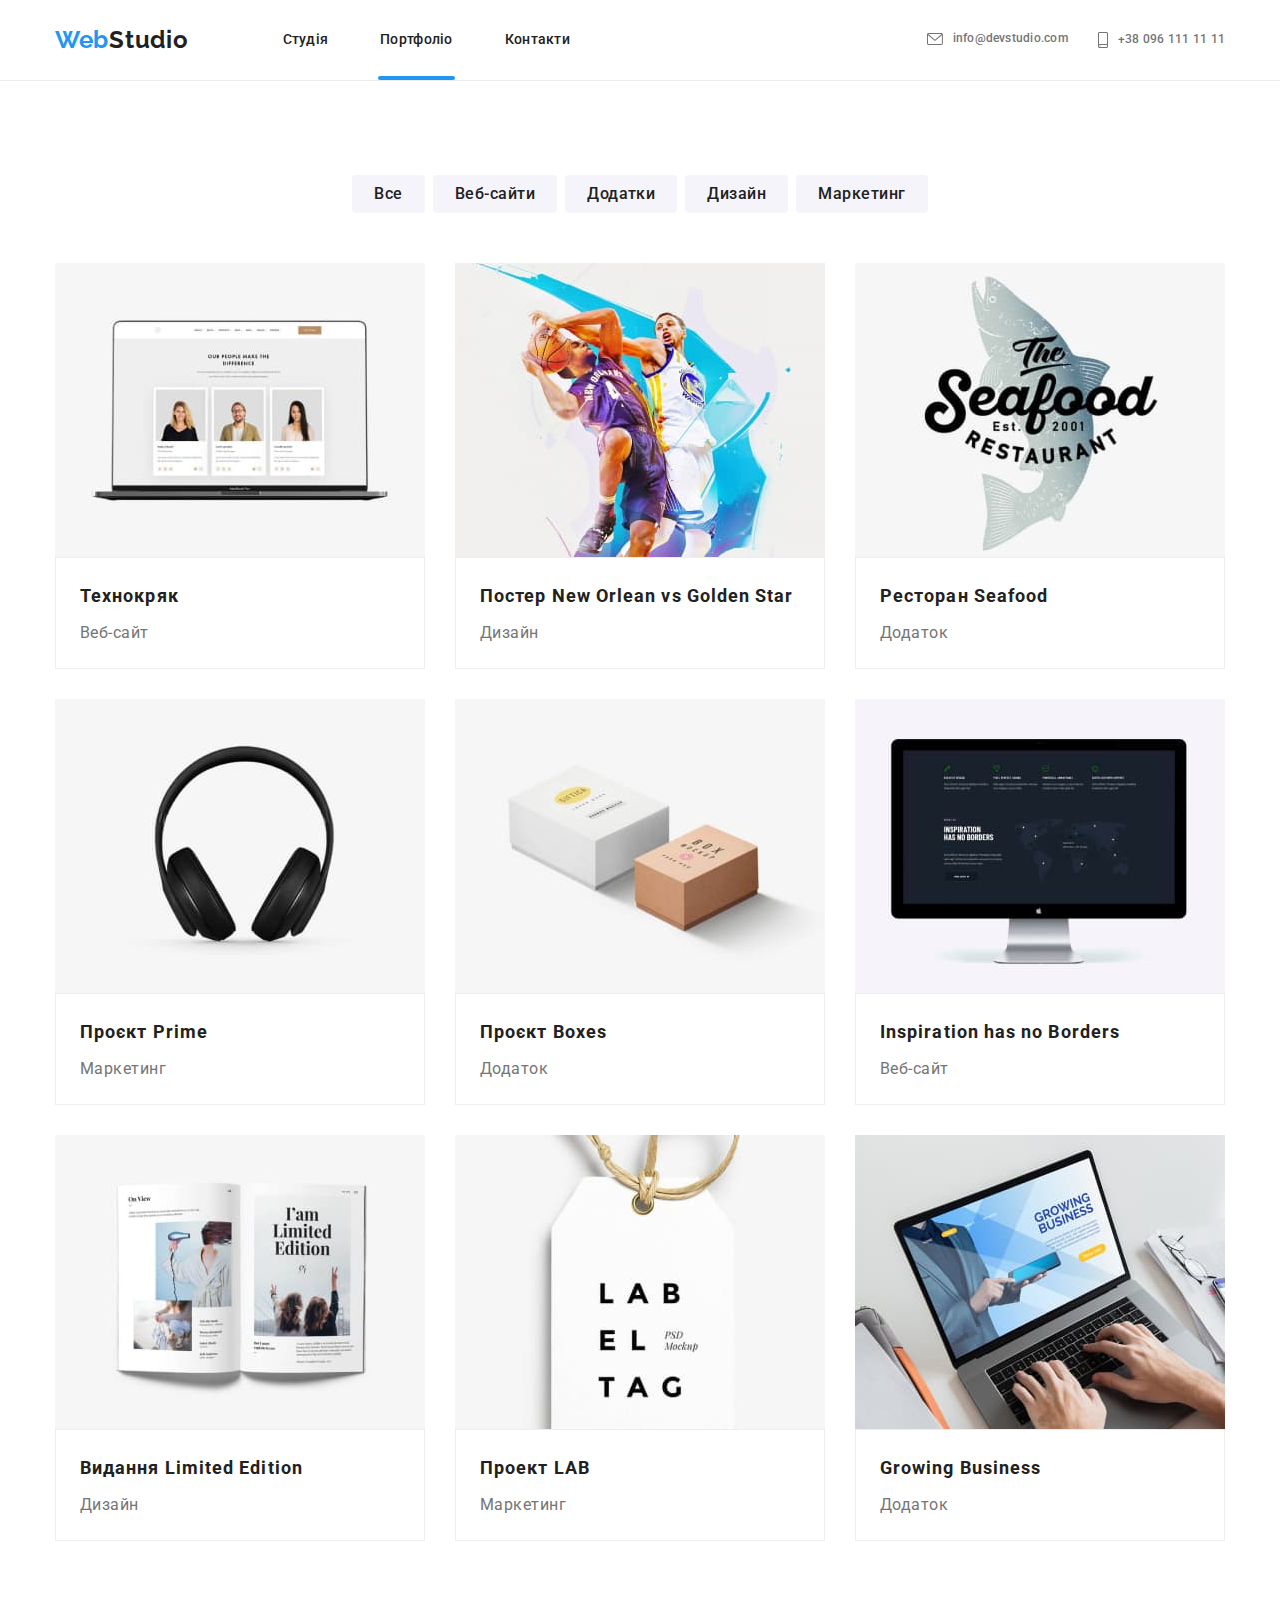
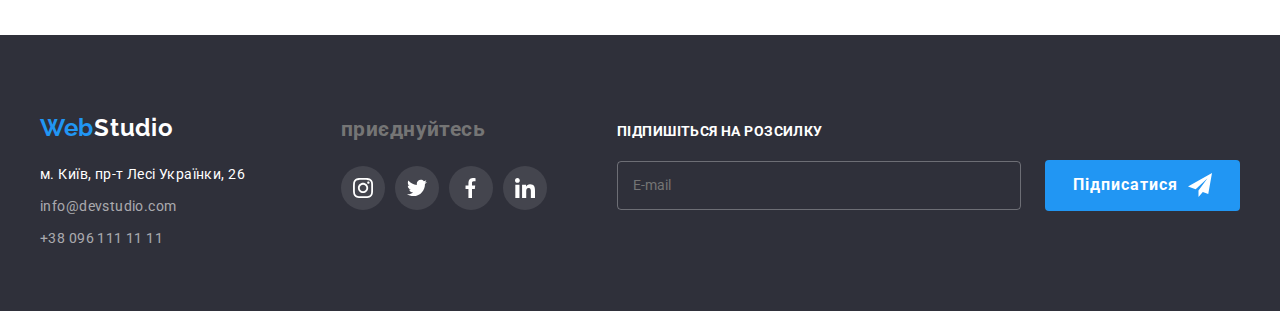
<file: portfolio.html>
<!DOCTYPE html>
<html lang="en">
<head>
    <meta charset="UTF-8">
    <meta http-equiv="X-UA-Compatible" content="IE=edge">
    <meta name="viewport" content="width=device-width, initial-scale=1.0">
    <title>Portfolio</title>
    <link href="https://fonts.googleapis.com/css2?family=Raleway:wght@700&family=Roboto:wght@400;500;700;900&display=swap" rel="stylesheet">
    <link rel="stylesheet" href="https://cdnjs.cloudflare.com/ajax/libs/modern-normalize/1.1.0/modern-normalize.min.css">
    <link rel="stylesheet" href="./css/main.min.css">
    
</head>
<body>
    <header class="header header--border">
        <div class="container header__container">
            <a href="index.html" class="logo link">Web<span>Studio</span></a>
            <nav class="navigation">
                <ul class="navigation__list">
                    <li class="navigation__item list">
                        <a href="index.html" class="navigation__link link">Студія</a>
                    </li>
                    <li class="navigation__item list">
                        <a href="portfolio.html" class="navigation__link current link">Портфоліо</a>
                    </li>
                    <li class="navigation__item list">
                        <a href="" class="navigation__link link">Контакти</a>
                    </li>
                </ul>
            </nav>
            <div class="connect">
                <ul class="connect__list list">
                    <li class="connect__item">
                        <a class="connect__mail link"  href="mailto:info@devstudio.com">
                        <svg class="connect__icon" width="16" height="12">
                        <use href="./images/symbol-defs.svg#envelope-hover"></use>
                    </svg>info@devstudio.com</a>
                    </li>
                    <li class="connect__item"><a class="connect__phone link"  href="tel:+380961111111">
                        <svg class="connect__icon" width="10" height="16">
                        <use href="./images/symbol-defs.svg#smartphone"></use>
                    </svg>+38 096 111 11 11</a></li>
                </ul>
            </div>
            <button type="button" class="mobile__button"> <svg class="mobile__icon" width="40" height="40">
                <use href="./images/symbol-defs.svg#icon-burger" ></use> </svg> </button>
        </div>
    </header>
    <div class="mobile is-hiddenn ">
        <button class="mobile__button-close" type="button"> <svg class="mobile__icon-close" width="19" height="19">
            <use href="./images/symbol-defs.svg#icon-cancel"></use></svg> </button>
        <nav class="mobile__nav">
            <ul class="mobile__nav-list">
                <li class="mobile__nav-item list">
                    <a href="index.html" class="mobile__nav-link link">Студія</a>
                </li>
                <li class="mobile__nav-item list">
                    <a href="portfolio.html" class="mobile__nav-link mobile__nav-link--active link">Портфоліо</a>
                </li>
                <li class="mobile__nav-item list">
                    <a href="" class="mobile__nav-link link">Контакти</a>
                </li>
            </ul>
        </nav>
        <div>
            <div class="mobile__connect">
                <ul class="mobile__connect-list list">
                    <li class="mobile__connect-item">
                        <a class="mobile__connect-mail link"  href="mailto:info@devstudio.com">info@devstudio.com</a>
                    </li>
                    <li class="mobile__connect-item">
                        <a class="mobile__connect-phone link"  href="tel:+380961111111">+38 096 111 11 11</a></li>
                </ul>
            </div>
            <div class="mobile__social">
                <ul class="mobile__social-list list">
                    <li class="mobile__social-item" ><a class="mobile__social-link link" target="_blank" rel="noopener noreferrer nofollow" href="https://www.instagram.com">instagram</a></li>
                    <li class="mobile__social-item" ><a class="mobile__social-link link" target="_blank" rel="noopener noreferrer nofollow" href="https://www.twitter.com">Twitter</a></li>
                    <li class="mobile__social-item" ><a class="mobile__social-link link" target="_blank" rel="noopener noreferrer nofollow" href="https://www.facebook.com">Facebook</a></li>
                    <li class="mobile__social-item" ><a class="mobile__social-link link" target="_blank" rel="noopener noreferrer nofollow" href="https://www.linkedin.com">LinkedIn</a></li>
                </ul>
            </div>
        </div>
        
</div>
    <main>
        <section class="section portfolio">
            <div class="container">
                <h2 class="visually-hidden">Портфоліо</h2>
            <ul class="portfolio__list">
                <div class="portfolio__buttons list">
                    <li>
                        <button class="button button__portfolio" type="button">Все</button>
                    </li>
                    <li>
                        <button class="button button__portfolio" type="button">Веб-сайти</button>
                    </li>
                    <li>
                        <button class="button button__portfolio" type="button">Додатки</button>
                    </li>
                    <li>
                        <button class="button button__portfolio" type="button">Дизайн</button>
                    </li>
                    <li>
                        <button class="button button__portfolio" type="button">Маркетинг</button>
                    </li>
                </div>
                <div class="portfolio__positioning list">
                    <li class="portfolio__item">
                        <a class="portfolio__link link" href="">
                            <div class="portfolio__thumb ">
                                <picture>
                                <source
                                            srcset="
                                            ./images/technokryak-desktop.jpg 1x,
                                            ./images/technokryak-desktop@2x.jpg 2x
                                            "
                                            media="(min-width:1200px)"
                                            />
                                            <source
                                            srcset="
                                            ./images/technokryak-tablet.jpg 1x,
                                            ./images/technokryak-tablet@2x.jpg 2x
                                            "
                                            media="(min-width:768px)"
                                            />
                                            <source
                                            srcset="
                                            ./images/technokryak-mob.jpg 1x,
                                            ./images/technokryak-mob@2x.jpg 2x
                                            "
                                            media="(max-width:767px)"
                                            />
                                        
                                        <img src="./images/portfolio1.jpg" alt="Технокряк" width="370">
                                    </picture>
                                
                                <div class="portfolio__thumb-text">
                                    <p>Ресурс пропонує комплексні пропозиції з різним рівнем функціоналу та сервісів. Все це дозволить відвідувачу отримати вичерпні відомості про компанію чи приватну особу.</p>
                                </div>
                            </div>
                        <div class="portfolio__item-description">
                            <h3 class="portfolio__item-title" >Технокряк</h3>
                        <p class="portfolio__item-text">Веб-сайт</p>
                        </div>
                        </a>
                    </li>
                    <li class="portfolio__item">
                        <a class="portfolio__link link" href="">
                            <div class="portfolio__thumb">
                                <picture>
                                    <source
                                        srcset="
                                        ./images/neworlean-desktop.jpg 1x,
                                        ./images/neworlean-desktop@2x.jpg 2x
                                        "
                                        media="(min-width:1200px)"
                                        />
                                        <source
                                        srcset="
                                        ./images/neworlean-tablet.jpg 1x,
                                        ./images/neworlean-tablet@2x.jpg 2x
                                        "
                                        media="(min-width:768px)"
                                        />
                                        <source
                                        srcset="
                                        ./images/neworlean-mob.jpg 1x,
                                        ./images/neworlean-mob@2x.jpg 2x
                                        "
                                        media="(max-width:767px)"
                                        />
                                        
                                    <img src="./images/portfolio2.jpg" alt="Постер New Orlean vs Golden Star" width="370">
                                </picture>
                                
                            <div class="portfolio__thumb-text">
                                <p>Ресурс пропонує комплексні пропозиції з різним рівнем функціоналу та сервісів. Все це дозволить відвідувачу отримати вичерпні відомості про компанію чи приватну особу.</p>
                            </div>
                            </div>
                        <div class="portfolio__item-description">
                            <h3 class="portfolio__item-title" >Постер New Orlean vs Golden Star</h3>
                        <p class="portfolio__item-text">Дизайн</p>
                        </div>
                        </a>
                    </li>
                    <li class="portfolio__item">
                        <a class="portfolio__link link" href="">
                            <div class="portfolio__thumb">
                                <picture>
                                    <source
                                    srcset="
                                    ./images/seafood-desktop.jpg 1x,
                                    ./images/seafood-desktop@2x.jpg 2x
                                    "
                                    media="(min-width:1200px)"
                                    />
                                    <source
                                    srcset="
                                    ./images/seafood-tablet.jpg 1x,
                                    ./images/seafood-tablet@2x.jpg 2x
                                    "
                                    media="(min-width:768px)"
                                    />
                                    <source
                                    srcset="
                                    ./images/seafood-mob.jpg 1x,
                                    ./images/seafood-mob@2x.jpg 2x
                                    "
                                    media="(max-width:767px)"
                                    />
                                    <img src="./images/portfolio3.jpg" alt="Ресторан Seafood" width="370">
                                </picture>
                            <div class="portfolio__thumb-text">
                                <p>Ресурс пропонує комплексні пропозиції з різним рівнем функціоналу та сервісів. Все це дозволить відвідувачу отримати вичерпні відомості про компанію чи приватну особу.</p>
                            </div>
                            </div>
                        <div class="portfolio__item-description">
                            <h3 class="portfolio__item-title" >Ресторан Seafood</h3>
                        <p class="portfolio__item-text">Додаток</p>
                        </div>
                        </a>
                    </li>
                    <li class="portfolio__item">
                        <a class="portfolio__link link" href="">
                            <div class="portfolio__thumb">
                                <picture>
                                    <source
                                    srcset="
                                    ./images/prime-desktop.jpg 1x,
                                    ./images/prime-desktop@2x.jpg 2x
                                    "
                                    media="(min-width:1200px)"
                                    />
                                    <source
                                    srcset="
                                    ./images/prime-tablet.jpg 1x,
                                    ./images/prime-tablet@2x.jpg 2x
                                    "
                                    media="(min-width:768px)"
                                    />
                                    <source
                                    srcset="
                                    ./images/prime-mob.jpg 1x,
                                    ./images/prime-mob@2x.jpg 2x
                                    "
                                    media="(max-width:767px)"
                                    />
                                    <img src="./images/portfolio4.jpg" alt="Проєкт Prime" width="370">
                                </picture>
                            <div class="portfolio__thumb-text">
                                <p>Ресурс пропонує комплексні пропозиції з різним рівнем функціоналу та сервісів. Все це дозволить відвідувачу отримати вичерпні відомості про компанію чи приватну особу.</p>
                            </div>
                            </div>
                        <div class="portfolio__item-description">
                            <h3 class="portfolio__item-title" >Проєкт Prime</h3>
                        <p class="portfolio__item-text">Маркетинг</p>
                        </div>
                        </a>
                    </li>
                    <li class="portfolio__item">
                        <a class="portfolio__link link" href="">
                            <div class="portfolio__thumb">
                                <picture>
                                    <source
                                    srcset="
                                    ./images/boxes-desktop.jpg 1x,
                                    ./images/boxes-desktop@2x.jpg 2x
                                    "
                                    media="(min-width:1200px)"
                                    />
                                    <source
                                    srcset="
                                    ./images/boxes-tablet.jpg 1x,
                                    ./images/boxes-tablet@2x.jpg 2x
                                    "
                                    media="(min-width:768px)"
                                    />
                                    <source
                                    srcset="
                                    ./images/boxes-mob.jpg 1x,
                                    ./images/boxes-mob@2x.jpg 2x
                                    "
                                    media="(max-width:767px)"
                                    />
                                    <img src="./images/portfolio5.jpg" alt="Проєкт Boxes" width="370">
                                </picture>
                            <div class="portfolio__thumb-text">
                                <p>Ресурс пропонує комплексні пропозиції з різним рівнем функціоналу та сервісів. Все це дозволить відвідувачу отримати вичерпні відомості про компанію чи приватну особу.</p>
                            </div>
                            </div>
                        <div class="portfolio__item-description">
                            <h3 class="portfolio__item-title" >Проєкт Boxes</h3>
                        <p class="portfolio__item-text">Додаток</p>
                        </div>
                        </a>
                    </li>
                    <li class="portfolio__item">
                        <a class="portfolio__link link" href="">
                            <div class="portfolio__thumb">
                                <picture>
                                    <source
                                    srcset="
                                    ./images/inspiration-desktop.jpg 1x,
                                    ./images/inspiration-desktop@2x.jpg 2x
                                    "
                                    media="(min-width:1200px)"
                                    />
                                    <source
                                    srcset="
                                    ./images/inspiration-tablet.jpg 1x,
                                    ./images/inspiration-tablet@2x.jpg 2x
                                    "
                                    media="(min-width:768px)"
                                    />
                                    <source
                                    srcset="
                                    ./images/inspiration-mob.jpg 1x,
                                    ./images/inspiration-mob@2x.jpg 2x
                                    "
                                    media="(max-width:767px)"
                                    />
                                    <img src="./images/portfolio6.jpg" alt="Inspiration has no Borders" width="370">
                                </picture>
                            <div class="portfolio__thumb-text">
                                <p>Ресурс пропонує комплексні пропозиції з різним рівнем функціоналу та сервісів. Все це дозволить відвідувачу отримати вичерпні відомості про компанію чи приватну особу.</p>
                            </div>
                            </div>
                        <div class="portfolio__item-description">
                            <h3 class="portfolio__item-title" >Inspiration has no Borders</h3>
                        <p class="portfolio__item-text">Веб-сайт</p>
                        </div>
                        </a>
                    </li>
                    <li class="portfolio__item">
                        <a class="portfolio__link link" href="">
                            <div class="portfolio__thumb">
                               <picture>
                                <source
                                srcset="
                                ./images/limitededition-desktop.jpg 1x,
                                ./images/limitededition-desktop@2x.jpg 2x
                                "
                                media="(min-width:1200px)"
                                />
                                <source
                                srcset="
                                ./images/limitededition-tablet.jpg 1x,
                                ./images/limitededition-tablet@2x.jpg 2x
                                "
                                media="(min-width:768px)"
                                />
                                <source
                                srcset="
                                ./images/limitededition-mob.jpg 1x,
                                ./images/limitededition-mob@2x.jpg 2x
                                "
                                media="(max-width:767px)"
                                />
                                <img src="./images/portfolio7.jpg" alt="Видання Limited Edition" width="370">
                               </picture>
                            <div class="portfolio__thumb-text">
                                <p>Ресурс пропонує комплексні пропозиції з різним рівнем функціоналу та сервісів. Все це дозволить відвідувачу отримати вичерпні відомості про компанію чи приватну особу.</p>
                            </div>
                            </div>
                        <div class="portfolio__item-description">
                            <h3 class="portfolio__item-title" >Видання Limited Edition</h3>
                        <p class="portfolio__item-text">Дизайн</p>
                        </div>
                        </a>
                    </li>
                    <li class="portfolio__item">
                        <a class="portfolio__link link" href="">
                            <div class="portfolio__thumb">
                                <picture>
                                    <source
                                srcset="
                                ./images/lab-desktop.jpg 1x,
                                ./images/lab-desktop@2x.jpg 2x
                                "
                                media="(min-width:1200px)"
                                />
                                <source
                                srcset="
                                ./images/lab-tablet.jpg 1x,
                                ./images/lab-tablet@2x.jpg 2x
                                "
                                media="(min-width:768px)"
                                />
                                <source
                                srcset="
                                ./images/lab-mob.jpg 1x,
                                ./images/lab-mob@2x.jpg 2x
                                "
                                media="(max-width:767px)"
                                />
                                    <img src="./images/portfolio8.jpg" alt="Проект LAB" width="370">
                                </picture>
                            <div class="portfolio__thumb-text">
                                <p>Ресурс пропонує комплексні пропозиції з різним рівнем функціоналу та сервісів. Все це дозволить відвідувачу отримати вичерпні відомості про компанію чи приватну особу.</p>
                            </div>
                            </div>
                        <div class="portfolio__item-description">
                            <h3 class="portfolio__item-title" >Проект LAB</h3>
                        <p class="portfolio__item-text">Маркетинг</p>
                        </div>
                        </a>
                    </li>
                    <li class="portfolio__item">
                        <a class="portfolio__link link" href="">
                            <div class="portfolio__thumb">
                                    <picture>
                                        <source
                                        srcset="
                                        ./images/growingbusiness-desktop.jpg 1x,
                                        ./images/growingbusiness-desktop@2x.jpg 2x
                                        "
                                        media="(min-width:1200px)"
                                        />
                                        <source
                                        srcset="
                                        ./images/growingbusiness-tablet.jpg 1x,
                                        ./images/growingbusiness-tablet@2x.jpg 2x
                                        "
                                        media="(min-width:768px)"
                                        />
                                        <source
                                        srcset="
                                        ./images/growingbusiness-mob.jpg 1x,
                                        ./images/growingbusiness-mob@2x.jpg 2x
                                        "
                                        media="(max-width:767px)"
                                        />

                                        <img src="./images/portfolio9.jpg" alt="Growing Business" width="370">
                                    </picture>
                                <div class="portfolio__thumb-text">
                                    <p>Ресурс пропонує комплексні пропозиції з різним рівнем функціоналу та сервісів. Все це дозволить відвідувачу отримати вичерпні відомості про компанію чи приватну особу.</p>
                                </div>
                        </div>
                        <div class="portfolio__item-description">
                            <h3 class="portfolio__item-title" >Growing Business</h3>
                        <p class="portfolio__item-text">Додаток</p>
                        </div>
                        </a> 
                    </li>
                </ul>
                </div>
            </div>
        </section>
    </main>
    <footer class="footer">
        <div class="container footer__container">
            <div class="footer__connect-item">
                    <a href="index.html" class="logo logo--light link">Web<span >Studio</span></a>
                <address>
                   <ul class="footer__addres">
                    <li class="footer__addres-item list"><a class="footer__addres-link link" href="https://www.google.com/maps/place/Lesi+Ukrainky+Blvd,+26,+Kyiv,+02000/data=!4m2!3m1!1s0x40d4cf0e033ecbe9:0x57a4dffefec77da0?sa=X&ved=2ahUKEwj9iJGHlsv5AhVJgosKHXYeBLoQ8gF6BAgTEAE">м. Київ, пр-т Лесі Українки, 26</a></li>
                    <li class="footer__addres-item list"><a class="footer__addres-mail link" href="mailto:info@devstudio.com">info@devstudio.com</a></li>
                    <li class="footer__addres-item list"><a class="footer__addres-phone link" href="tel:+380961111111">+38 096 111 11 11</a></li>
                   </ul>
                </address>
            </div>
           <div class="social__conteiner">
            <h2 class="social__title">приєднуйтесь</h2>
            <ul class="social social__list list">
                <li class="social__item list"> 
                    <a class="social__link social--dec link" href="">
                        <svg class="social__icon" width="20" height="20">
                            <use href="./images/symbol-defs.svg#instagram" ></use>
                        </svg>
                    </a></li>
                <li class="social__item list"> 
                    <a class="social__link social--dec link" href="">
                        <svg class="social__icon" width="20" height="20">
                            <use href="./images/symbol-defs.svg#twitter" ></use>
                        </svg>
                    </a></li>
                <li class="social__item list"> 
                    <a class="social__link social--dec link" href="">
                        <svg class="social__icon" width="20" height="20">
                            <use href="./images/symbol-defs.svg#facebook" ></use>
                        </svg>
                    </a></li>
                <li class="social__item list"> 
                    <a class="social__link social--dec link" href="">
                        <svg class="social__icon" width="20" height="20">
                            <use href="./images/symbol-defs.svg#linkedin" ></use>
                        </svg>
                    </a></li>
            </ul>
           </div>
           <div class="follow">
            <h2 class="follow__title">Підпишіться на розсилку</h2>
                        <form class="follow__item">
                           <div class="follow__input-box">
                            <input class="follow__input" name="mail" id="mail" type="email" placeholder="E-mail">
                           </div>
                        <button  class="button button__follow" type="submit">Підписатися<svg class="follow__icon" width="24" height="24"><use href="./images/symbol-defs.svg#icon-send" ></use>
                        </svg></button>
                    </form>
        </div>
            </div>
    </footer>
    <script src="./js/menu.js"></script>
</body>

</html>
</file>
<file: css/main.min.css>
body{font-family:"Roboto",sans-serif;font-weight:400;font-size:14px;line-height:1.71;letter-spacing:.03em}:root{--primary-text-color: #757575;--secondary-text-color: rgba(255, 255, 255, 0.6);--tytle-text-color: #212121;--accent-color: #2196f3;--primary-white-color: #ffffff;--fill-space-color: #f5f4fa;--bcg-space-color: #2f303a;--fill-icon-color: #AFB1B8;--border-check-color: rgba(117, 117, 117, 1);--border-color: rgba(33, 33, 33, 1);--placeholder-color: rgba(117, 117, 117, 0,5);--text-link-color: rgba(33, 150, 243, 1);--bg-gradient:linear-gradient(to right, rgba(47, 48, 58, 0.4), rgba(47, 48, 58, 0.4)) }html{box-sizing:border-box}*,*::before,*::after{box-sizing:inherit}p{margin:0%}body{background-color:var(--primary-white-color);color:var(--primary-text-color);margin:0 auto}.is-hidden{opacity:0;pointer-events:none}.is-start{-webkit-animation-name:slide;animation-name:slide;-webkit-animation-duration:1500ms;animation-duration:1500ms;-webkit-animation-delay:0ms;animation-delay:0ms;-webkit-animation-timing-function:cubic-bezier(0.4, 0, 0.2, 1);animation-timing-function:cubic-bezier(0.4, 0, 0.2, 1);-webkit-animation-fill-mode:backwards;animation-fill-mode:backwards;-webkit-animation-iteration-count:revert;animation-iteration-count:revert;transition:transform 250ms cubic-bezier(0.4, 0, 0.2, 1)}.is-add{transform:translateY(0%) !important;z-index:1;transition:2s}.is-hiddenn{transform:translateY(-100%);transition:2s}.no-scroll{overflow:hidden}.visually-hidden{position:absolute;white-space:nowrap;width:1px;height:1px;overflow:hidden;border:0;padding:0%;clip:rect(0 0 0 0);-webkit-clip-path:inset(50%);clip-path:inset(50%);margin:-1px}.link{text-decoration:none}.list{list-style:none;padding:0%}img{display:block;width:100%}.current{position:relative;color:var(--accent-color)}.current::after{content:"";position:absolute;left:0;bottom:0;display:block;width:100%;height:4px;border-radius:2px;background-color:var(--accent-color)}@-webkit-keyframes rotator{0%{transform:rotate(0);border-radius:0}100%{transform:rotate(360deg)}}@keyframes rotator{0%{transform:rotate(0);border-radius:0}100%{transform:rotate(360deg)}}button{cursor:pointer}.section{padding:94px 0}.logo{padding:0;font-family:"Raleway";font-weight:700;font-size:24px;line-height:1.19;letter-spacing:.03em;color:var(--accent-color);transition:color 250ms cubic-bezier(0.4, 0, 0.2, 1),text-shadow 250ms cubic-bezier(0.4, 0, 0.2, 1);margin-right:88px}.logo span{color:var(--tytle-text-color)}@media screen and (min-width: 1200px){.logo{margin-right:92px}}.logo--light{margin:0%}.logo--light span{color:var(--primary-white-color)}.logo:focus{color:var(--accent-color);text-shadow:0px 4px 4px 0px rgba(0,0,0,.25)}.current{position:relative;color:var(--accent-color)}.current::after{content:"";position:absolute;left:0;bottom:0;display:block;width:100%;height:4px;border-radius:2px;background-color:var(--accent-color)}.modal{position:absolute;top:50%;left:50%;transform:translate(-50%, -50%);width:100%;border-radius:30px;padding:32px 20px;background-color:#ff0;text-align:center;z-index:2}.modal__button{position:absolute;top:16px;right:16px;padding:0%}.modal__form{display:flex;flex-direction:column;align-items:flex-start}.modal__title{margin-top:0%;padding:0%;font-weight:700;font-size:24px;line-height:1.16;text-align:center;margin-bottom:20px}.button--modal:hover+.modal__title{background-color:blue}.modal__label{font-weight:500;font-size:16px;line-height:1.37;padding-left:12px;margin-bottom:2px}.modal__position{position:relative;width:100%;margin-bottom:24px}.modal__position:last-child{margin-bottom:32px}.modal__input{width:100%;border-radius:30px;padding:14px 12px;border:1px solid rgba(18,18,18,.12);box-shadow:inset 0px 2px 4px rgba(0,0,0,.15)}.modal__input::-moz-placeholder{font-weight:400;font-size:16px;line-height:1.25;color:#c4c4c4}.modal__input:-ms-input-placeholder{font-weight:400;font-size:16px;line-height:1.25;color:#c4c4c4}.modal__input::placeholder{font-weight:400;font-size:16px;line-height:1.25;color:#c4c4c4}.modal__input:focus{border-color:green;outline:none}.modal__input:not(:focus):not(:-moz-placeholder-shown):valid{border-color:green}.modal__input:not(:focus):not(:-ms-input-placeholder):valid{border-color:green}.modal__input:not(:focus):not(:placeholder-shown):valid{border-color:green}.modal__input:not(:focus):not(:-moz-placeholder-shown):invalid{border:1px solid #ff705d}.modal__input:not(:focus):not(:-ms-input-placeholder):invalid{border:1px solid #ff705d}.modal__input:not(:focus):not(:placeholder-shown):invalid{border:1px solid #ff705d}.modal__input:required{background-color:green;border:1px solid #000}.modal__input:required:invalid{background-color:#db7093;border:1px solid #ff0}.button--modal:active+.modal__input:required:invalid{background-color:#db7093;border:1px solid #ff0}.modal__error{position:absolute;display:flex;align-items:baseline;font-weight:500;font-size:11px;line-height:1.4;color:#ff705d;padding-left:12px;gap:4px;display:none}.modal__input:not(:focus):not(:-moz-placeholder-shown):invalid+.modal__error{display:flex}.modal__input:not(:focus):not(:-ms-input-placeholder):invalid+.modal__error{display:flex}.modal__input:not(:focus):not(:placeholder-shown):invalid+.modal__error{display:flex}.modal__error-text{margin:0%}.modal__img-error{width:11px;height:11px}.modal__errorr{position:absolute;display:flex;align-items:baseline;font-weight:500;font-size:111px;line-height:1.4;color:#ff705d;padding-left:12px;gap:4px;display:none}.button--modal:active+.modal__errorr{display:flex}.button{background-color:green;border-radius:30px;border-color:rgba(0,0,0,0);padding:6px 18px;font-weight:500;font-size:13px;line-height:150%;text-align:right;color:#2c2c2c;display:inline;display:flex}.button--modal{padding:10px 38px;border-color:green;border:1px solid}.button--modal:active+.modal__input:invalid{background-color:green}.button__header--tablet{display:none}@media screen and (min-width: 768px){.button__header--tablet{display:block}}.button--follow{max-width:103px;padding:11px 22px}.button--modal:visited+.modal__errorr{background-color:#fff;width:10px;height:20px;display:flex}.validation_type_error input{border:1px blue solid}.backdrop{position:fixed;width:100%;height:100%;top:0;left:0%;background-color:rgba(0,0,0,.2);-webkit-animation-name:rotator;animation-name:rotator;-webkit-animation-duration:250ms;animation-duration:250ms;-webkit-animation-timing-function:linear;animation-timing-function:linear;-webkit-animation-direction:normal;animation-direction:normal;-webkit-animation-fill-mode:forwards;animation-fill-mode:forwards}.button{font-weight:500;font-size:16px;line-height:1.62;text-align:center;letter-spacing:.03em;border:none;border-radius:5px;transition:color 250ms cubic-bezier(0.4, 0, 0.2, 1),box-shadow 250ms cubic-bezier(0.4, 0, 0.2, 1) background-color 250ms cubic-bezier(0.4, 0, 0.2, 1)}.button__hero{padding:10px 24px;font-weight:700;line-height:1.88;letter-spacing:.06em;color:var(--primary-white-color);background-color:var(--accent-color)}.button__hero:focus{background-color:var(--accent-color);color:var(--primary-white-color)}.button__follow{font-weight:700;line-height:1.88;letter-spacing:.06em;display:flex;align-items:center;padding:10px 28px;margin-left:12px;background-color:var(--accent-color);color:#fff;margin-right:0%;border-radius:4px}.button__portfolio{padding:6px 22px;background-color:var(--fill-space-color);color:var(--tytle-text-color);border-radius:4px}.button__portfolio:hover,.button__portfolio:focus{color:var(--primary-white-color);background-color:var(--accent-color);box-shadow:0px 3px 1px rgba(0,0,0,.1),0px 1px 2px rgba(0,0,0,.08),0px 2px 2px rgba(0,0,0,.12)}.mobile__button{position:fixed;top:10px;right:10px;width:40px;height:40px;border:none;background-color:#fff;padding:0%}@media screen and (min-width: 768px){.mobile__button{display:none}}@media screen and (min-width: 1200px){.mobile__button{display:none}}.container{width:100%;margin-left:auto;margin-right:auto;padding-left:15px;padding-right:15px}@media screen and (min-width: 320px){.container{max-width:480px}}@media screen and (min-width: 768px){.container{max-width:768px}}@media screen and (min-width: 1200px){.container{max-width:1200px}}.section__title{margin:0%;font-weight:700;font-size:36px;line-height:1.16;text-align:center;letter-spacing:.03em;color:var(--tytle-text-color)}.social{margin:0 auto}.social__list{margin:0%;display:flex;padding:0%;gap:10px}.social__link{display:flex;justify-content:center;align-items:center;width:44px;height:44px;border-radius:50%;fill:var(--fill-icon-color);transition:background-color 250ms cubic-bezier(0.4, 0, 0.2, 1),fill 250ms cubic-bezier(0.4, 0, 0.2, 1)}.social__link:hover,.social__link:focus{background-color:var(--accent-color);fill:var(--primary-white-color)}@media screen and (min-width: 320px){.social{display:flex;justify-content:center}}.social--dec{fill:var(--primary-white-color);background-color:rgba(255,255,255,.1)}.social--dec:hover,.social--dec:focus{background-color:var(--accent-color)}@media screen and (min-width: 320px){.social{margin:0%;text-align:center}}.checkbox{display:flex;margin-top:20px;text-align:center;align-items:center;font-size:12px;line-height:1.16;letter-spacing:.03em;color:var(--border-check-color)}@media screen and (min-width: 1200px){.checkbox{justify-content:center;font-size:14px}}.checkbox a{font-size:12px;line-height:1.16;letter-spacing:.03em;color:var(--text-link-color);margin-left:5px}@media screen and (min-width: 1200px){.checkbox a{font-size:14px}}.checkbox__area{position:relative;display:flex;justify-content:center;align-items:center;margin-right:7px}.checkbox__properties{font-size:12px;line-height:1.16;letter-spacing:.03em;z-index:1;-webkit-appearance:none;-moz-appearance:none;appearance:none;border:2px solid var(--border-color);border-radius:20%;width:16px;height:15px}.checkbox__properties:checked{border:rgba(0,0,0,0);z-index:0;background-color:var(--accent-color)}.checkbox__icon{position:absolute;left:0%;top:0%;fill:var(--primary-white-color);border-radius:20%}.checkbox__text{text-align:start}.survey{display:flex;flex-direction:column}.survey__item{display:block;font-size:12px;line-height:1.16;letter-spacing:.01em;color:var(--border-check-color);margin-top:10px;margin-bottom:4px;transition:fill 250ms cubic-bezier(0.4, 0, 0.2, 1)}.survey__icon-area{position:relative}.survey__data-user{padding:11px 42px;width:100%;border:1px solid rgba(33,33,33,.2);border-radius:4px;transition:border 250ms cubic-bezier(0.4, 0, 0.2, 1)}.survey__icon{position:absolute;width:18px;height:18px;top:50%;transform:translateY(-50%);left:15px}.survey__data-user:focus{border:1px solid var(--accent-color);outline:none}.survey__icon-area:focus-within{fill:var(--accent-color)}.survey__textarea{display:block;resize:none;border-radius:4px;height:120px;width:100%;border:1px solid rgba(33,33,33,.2);border-radius:4px;padding:12px 16px;transition:border 250ms cubic-bezier(0.4, 0, 0.2, 1)}.survey__textarea::-moz-placeholder{color:var(-placeholder-color);font-size:12px;line-height:1.16;letter-spacing:.01em}.survey__textarea:-ms-input-placeholder{color:var(-placeholder-color);font-size:12px;line-height:1.16;letter-spacing:.01em}.survey__textarea::placeholder{color:var(-placeholder-color);font-size:12px;line-height:1.16;letter-spacing:.01em}.survey__textarea:focus{border:1px solid var(--accent-color);outline:none}.mobile{position:absolute;top:0%;left:0%;background-color:#fff;width:100%;height:100%;display:flex;flex-direction:column;justify-content:space-between;padding:48px 40px;transform:translateY(-100%)}.mobile__button-close{position:absolute;right:15px;top:10px;background-color:#fff;padding:0%;border:none;display:flex;justify-content:center;align-items:center;fill:var(--tytle-text-color)}.mobile__button-close:hover,.mobile__button-close:focus{fill:var(--accent-color)}.mobile__nav{font-weight:500;font-size:40px;line-height:1.17;letter-spacing:.02em}.mobile__nav-list{padding:0;margin:0%}.mobile__nav-item+.mobile__nav-item{margin-top:32px}.mobile__nav-link{color:var(--tytle-text-color)}.mobile__nav-link--active{padding:3px;color:var(--accent-color)}.mobile__connect-list{margin:0%;display:flex;flex-direction:column-reverse;gap:32px}.mobile__connect-mail{font-weight:500;font-size:24px;line-height:1.16;letter-spacing:.02em;color:var(--primari-text-color)}.mobile__connect-phone{font-weight:500;font-size:27px;line-height:1.17;letter-spacing:.02em;color:var(--accent-color)}@media screen and (min-width: 480px){.mobile__connect-phone{font-size:34px}}.mobile__social{margin-top:64px}.mobile__social-list{display:flex;flex-wrap:wrap;margin:0%}.mobile__social-item{border-right:1px solid rgba(33,33,33,.2);font-weight:500;font-size:18px;line-height:1.22;letter-spacing:.02em;padding-right:10px;margin-right:10px;color:var(--accent-color)}.mobile__social-item:last-child{border-right:none}.mobile__social-item:last-child{padding-right:0}.mobile__social-link{color:var(--accent-color)}@media screen and (min-width: 768px){.mobile{display:none}}@media screen and (min-width: 1200px){.mobile{display:none}}.follow{margin-left:93px}@media screen and (min-width: 320px){.follow{width:100%}}.follow__title{font-weight:700;font-size:14px;line-height:1.14;letter-spacing:.03em;text-transform:uppercase;color:var(--primary-white-color);margin:0;padding:0%;margin-bottom:20px}.follow__item{display:flex;align-items:center;flex-direction:column;gap:20px}@media screen and (min-width: 1200px){.follow__item{flex-direction:row;gap:12px}}.follow__input-box{width:100%}.follow__input{color:var(--primary-white-color);background-color:rgba(33,150,243,0);border:1px solid rgba(255,255,255,.3);border-radius:4px;padding:15px;transition:border 250ms cubic-bezier(0.4, 0, 0.2, 1)}.follow__input:focus{border:1px solid var(--accent-color);outline:none}@media screen and (min-width: 320px){.follow__input{width:100%}}@media screen and (min-width: 768px){.follow__input{max-width:450px}}.follow__icon{fill:var(--primary-white-color);margin-left:10px}@media screen and (min-width: 320px){.follow{text-align:center;margin:0%}}@media screen and (min-width: 1200px){.follow{text-align:start}}@media screen and (min-width: 320px){.header{position:relative;overflow:hidden}}.header--border{border-bottom:1px solid #ececec}.header__container{display:flex;align-items:center;padding:16px 15px;justify-content:space-between}@media screen and (min-width: 768px){.header__container{padding:0 15px}}.navigation{display:flex;margin:0 0 0 0;padding:0%;align-items:center}.navigation__list{display:flex;padding:0%;margin:0%;gap:48px}.navigation__link{font-weight:500;font-size:14px;line-height:1.14;letter-spacing:.02em;color:var(--tytle-text-color);transition:color 250ms cubic-bezier(0.4, 0, 0.2, 1);padding:32px 2px}.navigation__link:hover,.navigation__link:focus{color:var(--accent-color)}@media screen and (min-width: 320px){.navigation__link{display:none}}@media screen and (min-width: 768px){.navigation__link{display:inherit}}.connect{margin-left:auto}.connect__list{display:flex}@media screen and (min-width: 768px){.connect__list{padding:0;margin:0%;gap:10px;flex-direction:column}}@media screen and (min-width: 1200px){.connect__list{flex-direction:row;gap:30px}}.connect__mail,.connect__phone{font-family:Roboto;font-style:normal;font-weight:500;font-size:12px;line-height:1.16;letter-spacing:.02em;color:var(--primary-text-color);transition:color 250ms cubic-bezier(0.4, 0, 0.2, 1);display:flex;align-items:center}.connect__mail:hover,.connect__mail:focus,.connect__phone:hover,.connect__phone:focus{color:var(--accent-color)}.connect__icon{margin-right:10px;fill:currentColor}@media screen and (min-width: 320px){.connect{display:none}}@media screen and (min-width: 768px){.connect{display:inherit}}.hero{display:flex;background-color:var(--bcg-space-color);text-align:center;min-height:600px;align-items:center;background-size:contain;background-size:cover;background-repeat:no-repeat;background-position:center;width:100%;height:100%;background-image:var(--bg-gradient),url(../images/header-mob.jpg)}@media(min-device-pixel-ratio: 2),(-webkit-min-device-pixel-ratio: 2),(min-resolution: 192dpi),(min-resolution: 2dppx){.hero{background-image:var(--bg-gradient),url(../images/header-mob@2x.jpg)}}@media screen and (min-width: 768px){.hero{background-image:var(--bg-gradient),url(../images/header-tablet.jpg)}}@media screen and (min-width: 768px)and (min-device-pixel-ratio: 2),screen and (min-width: 768px)and (-webkit-min-device-pixel-ratio: 2),screen and (min-width: 768px)and (min-resolution: 192dpi),screen and (min-width: 768px)and (min-resolution: 2dppx){.hero{background-image:var(--bg-gradient),url(../images/header-tablet@2x.jpg)}}@media screen and (min-width: 1200px){.hero{background-image:var(--bg-gradient),url(../images/header-desktop.jpg)}}@media screen and (min-width: 1200px)and (min-device-pixel-ratio: 2),screen and (min-width: 1200px)and (-webkit-min-device-pixel-ratio: 2),screen and (min-width: 1200px)and (min-resolution: 192dpi),screen and (min-width: 1200px)and (min-resolution: 2dppx){.hero{background-image:var(--bg-gradient),url(../images/header-desktop@2x.jpg)}}.hero__title{margin:0 auto 30px;font-weight:900;font-size:26px;line-height:1.36;letter-spacing:.06em;text-transform:uppercase;color:var(--primary-white-color);max-width:696px}@media screen and (min-width: 768px){.hero__title{max-width:390px}}@media screen and (min-width: 1200px){.hero__title{font-size:44px;max-width:696px}}.about{padding:60px 0}@media screen and (min-width: 1200px){.about{padding:94px 0}}.about__list{margin:0%;padding:0%;display:flex;gap:30px}@media screen and (min-width: 320px){.about__list{flex-direction:column;justify-content:center}}@media screen and (min-width: 768px){.about__list{flex-direction:row;flex-wrap:wrap;justify-content:flex-start}}@media screen and (min-width: 1200px){.about__list{flex-wrap:nowrap}}@media screen and (min-width: 768px){.about__item{width:calc((100% - 30px)/2)}}.about__background{display:flex;justify-content:center;align-items:center;background-color:var(--fill-space-color);padding:25px 0;margin-bottom:30px}.about__title{margin:0 0 10px 0;font-weight:700;font-size:14px;line-height:1.14;letter-spacing:.03em;text-transform:uppercase;color:var(--tytle-text-color)}.about__icon{height:70px;width:70px}.work__title{margin-bottom:50px}.work__list{display:flex;margin:0%;padding:0%;gap:30px}.work__item{position:relative}.work__subscription{padding:27px 0 27px 0;margin:0%;left:0%;bottom:0%;background-color:rgba(47,48,58,.8);width:100%;height:70px;position:absolute;color:#fff;font-weight:700;font-size:14px;line-height:1.14;text-align:center;letter-spacing:.03em;text-transform:uppercase}@media screen and (min-width: 320px){.work{display:none}}@media screen and (min-width: 1200px){.work{display:inherit;padding-top:0%}}.team{background-color:var(--fill-space-color);padding:60px 0}@media screen and (min-width: 1200px){.team{padding:94px 0}}.team__title{margin-bottom:30px}@media screen and (min-width: 1200px){.team__title{margin-bottom:50px}}.team__list{display:flex;margin:0%;padding:0%;gap:30px}@media screen and (min-width: 320px){.team__list{flex-direction:column}}@media screen and (min-width: 768px){.team__list{flex-direction:row;flex-wrap:wrap}}.team__item{padding-bottom:24px;background:var(--primary-white-color);box-shadow:0px 1px 3px rgba(0,0,0,.12),0px 1px 1px rgba(0,0,0,.14),0px 2px 1px rgba(0,0,0,.2);border-radius:0px 0px 4px 4px}@media screen and (min-width: 320px){.team__item{width:100%}}@media screen and (min-width: 768px){.team__item{width:calc((100% - 30px)/2)}}@media screen and (min-width: 1200px){.team__item{width:calc((100% - 90px)/4);padding-bottom:30px}}.team__user{margin:50px 0 10px 0;font-weight:500;font-size:16px;line-height:1.18;text-align:center;letter-spacing:.03em;color:var(--tytle-text-color)}.team__text{margin:0%;margin-bottom:16px;font-weight:400;font-size:16px;line-height:1.18;text-align:center;letter-spacing:.03em}.client{padding:60px 0}@media screen and (min-width: 1200px){.client{padding:94px 0}}.client__title{margin-bottom:30px}@media screen and (min-width: 1200px){.client__title{margin-bottom:50px}}.client__list{display:flex;gap:30px;margin:0;padding:0%}@media screen and (min-width: 320px){.client__list{flex-wrap:wrap}}@media screen and (min-width: 320px){.client__item{width:calc((100% - 30px)/2)}}@media screen and (min-width: 768px){.client__item{width:calc((100% - 60px)/3)}}@media screen and (min-width: 1200px){.client__item{width:calc((100% - 150px)/6)}}.client__link{display:flex;justify-content:center;align-items:center;border:1px solid var(--fill-icon-color);border-radius:5px;padding:16px 0;fill:var(--fill-icon-color);transition:border 250ms cubic-bezier(0.4, 0, 0.2, 1),fill 250ms cubic-bezier(0.4, 0, 0.2, 1)}.client__link:hover,.client__link:focus{border:1px solid var(--accent-color);fill:var(--accent-color)}.footer{background-color:#2f303a;padding:60px 0}.footer__container{display:flex;flex-direction:column;gap:60px;align-items:center}@media screen and (min-width: 768px){.footer__container{flex-direction:row;flex-wrap:wrap;justify-content:space-between;align-items:baseline;padding-left:76px;padding-right:89px}}@media screen and (min-width: 1200px){.footer__container{flex-wrap:nowrap;gap:70px;align-items:baseline;padding-left:0;padding-right:0}}.footer__title{text-align:center;margin:0%;margin-bottom:20px;font-weight:700;font-size:14px;line-height:1.18;letter-spacing:.03em;text-transform:uppercase;color:var(--primary-white-color)}@media screen and (min-width: 1200px){.footer__title{text-align:start}}.footer__connect-item{display:flex;flex-direction:column;align-items:center}@media screen and (min-width: 1200px){.footer__connect-item{align-items:flex-start}}.footer__addres{margin:20px 0 0 0;padding:0%}.footer__addres-item+.footer__addres-item{margin-top:8px}.footer__addres-link{color:#fff;font-style:normal}.footer__addres-mail,.footer__addres-phone{color:rgba(255,255,255,.6);font-style:normal;line-height:1.71;letter-spacing:.03em;transition:color 250ms cubic-bezier(0.4, 0, 0.2, 1)}.footer__addres-mail:hover,.footer__addres-mail:focus,.footer__addres-phone:hover,.footer__addres-phone:focus{color:var(--accent-color)}@media screen and (min-width: 320px){.footer__addres{text-align:center}}@media screen and (min-width: 1200px){.footer__addres{text-align:start;min-width:231px}}.portfolio{padding:60px 0}@media screen and (min-width: 1200px){.portfolio{padding:94px 0}}.portfolio__list{margin:0%;padding:0%}.portfolio__buttons{display:flex;margin-bottom:40px;justify-content:center;gap:15px 8px}@media screen and (min-width: 320px){.portfolio__buttons{flex-wrap:wrap;justify-content:flex-start;width:95%}}@media screen and (min-width: 768px){.portfolio__buttons{flex-wrap:nowrap;justify-content:center;width:100%}}@media screen and (min-width: 1200px){.portfolio__buttons{margin-bottom:50px}}.portfolio__positioning{display:flex;flex-wrap:wrap;gap:30px}@media screen and (min-width: 320px){.portfolio__positioning{flex-direction:column}}@media screen and (min-width: 768px){.portfolio__positioning{flex-direction:row}}.portfolio__item{transition:transform 250ms cubic-bezier(0.4, 0, 0.2, 1),box-shadow 250ms cubic-bezier(0.4, 0, 0.2, 1)}.portfolio__item:hover,.portfolio__item:focus{box-shadow:0px 4px 4px 0px rgba(0,0,0,.25)}.portfolio__item:hover:hover .portfolio__thumb-text,.portfolio__item:focus:hover .portfolio__thumb-text{transform:translateY(0)}@media screen and (min-width: 320px){.portfolio__item{width:100%}}@media screen and (min-width: 768px){.portfolio__item{width:calc((100% - 30px)/2)}}@media screen and (min-width: 1200px){.portfolio__item{width:calc((100% - 60px)/3)}}.portfolio__link{display:flex;flex-direction:column;height:100%}.portfolio__thumb{display:block;position:relative;overflow:hidden}.portfolio__thumb-text{position:absolute;width:100%;height:100%;bottom:0%;left:0%;display:block;background-color:rgba(33,150,243,.9);background-size:370px 294px;padding:63px 24px;font-weight:400;font-size:18px;line-height:1.56;letter-spacing:.03em;color:#fff;transform:translateY(100%);transition:transform 250ms cubic-bezier(0.4, 0, 0.2, 1)}.portfolio__item-description{border:1px solid #eee;flex-grow:1}.portfolio__item-title{margin:20px 24px 4px;font-weight:700;font-size:18px;line-height:2;letter-spacing:.06em;color:var(--tytle-text-color)}.portfolio__item-text{margin:0 0 20px 24px;font-size:16px;line-height:1.88;letter-spacing:.03em;color:var(--primary-text-color)}.modal{padding:40px;position:absolute;top:50%;left:50%;transform:translate(-50%, -50%);height:609px;width:450px;max-width:100%;background-color:var(--primary-white-color);border-radius:4px;box-shadow:0px 2px 1px 0px rgba(0,0,0,.2),0px 1px 1px 0px rgba(0,0,0,.14),0px 1px 3px 0px rgba(0,0,0,.12)}@media screen and (min-width: 1200px){.modal{width:528px;max-width:100%}}.modal__close{position:absolute;top:8px;right:8px;border-radius:50%;width:33px;height:33px;border:1px solid var(--fill-space-color);background-color:var(--primary-white-color);display:flex;justify-content:center;align-items:center;margin-left:auto}.modal__icon-close{width:11px;height:11px;color:var(--tytle-text-color);transition:fill 250ms cubic-bezier(0.4, 0, 0.2, 1)}.modal__icon-close:hover,.modal__icon-close:focus{fill:var(--accent-color)}.modal-title{display:block;text-align:center;margin:0%;padding:0%;margin:0;font-weight:700;font-size:20px;line-height:1.15;text-align:center;letter-spacing:.03em;color:var(--tytle-text-color)}.btn-modal{padding:10px 52px;background-color:var(--accent-color);margin:30px auto 0;border-radius:4px;color:var(--primary-white-color);border:rgba(0,0,0,0);font-weight:700;font-size:16px;line-height:1.8;transition:box-shadow 250ms cubic-bezier(0.4, 0, 0.2, 1)}.btn-modal:hover,.btn-modal:focus{box-shadow:0px 4px 4px rgba(0,0,0,.15)}input:-webkit-autofill{box-shadow:0 0 0 30px #fff inset !important}.footer input:-webkit-autofill{box-shadow:0 0 0 30px #2f303a inset !important}.footer input:-webkit-autofill{-webkit-text-fill-color:#fff !important}/*# sourceMappingURL=main.min.css.map */
</file>
